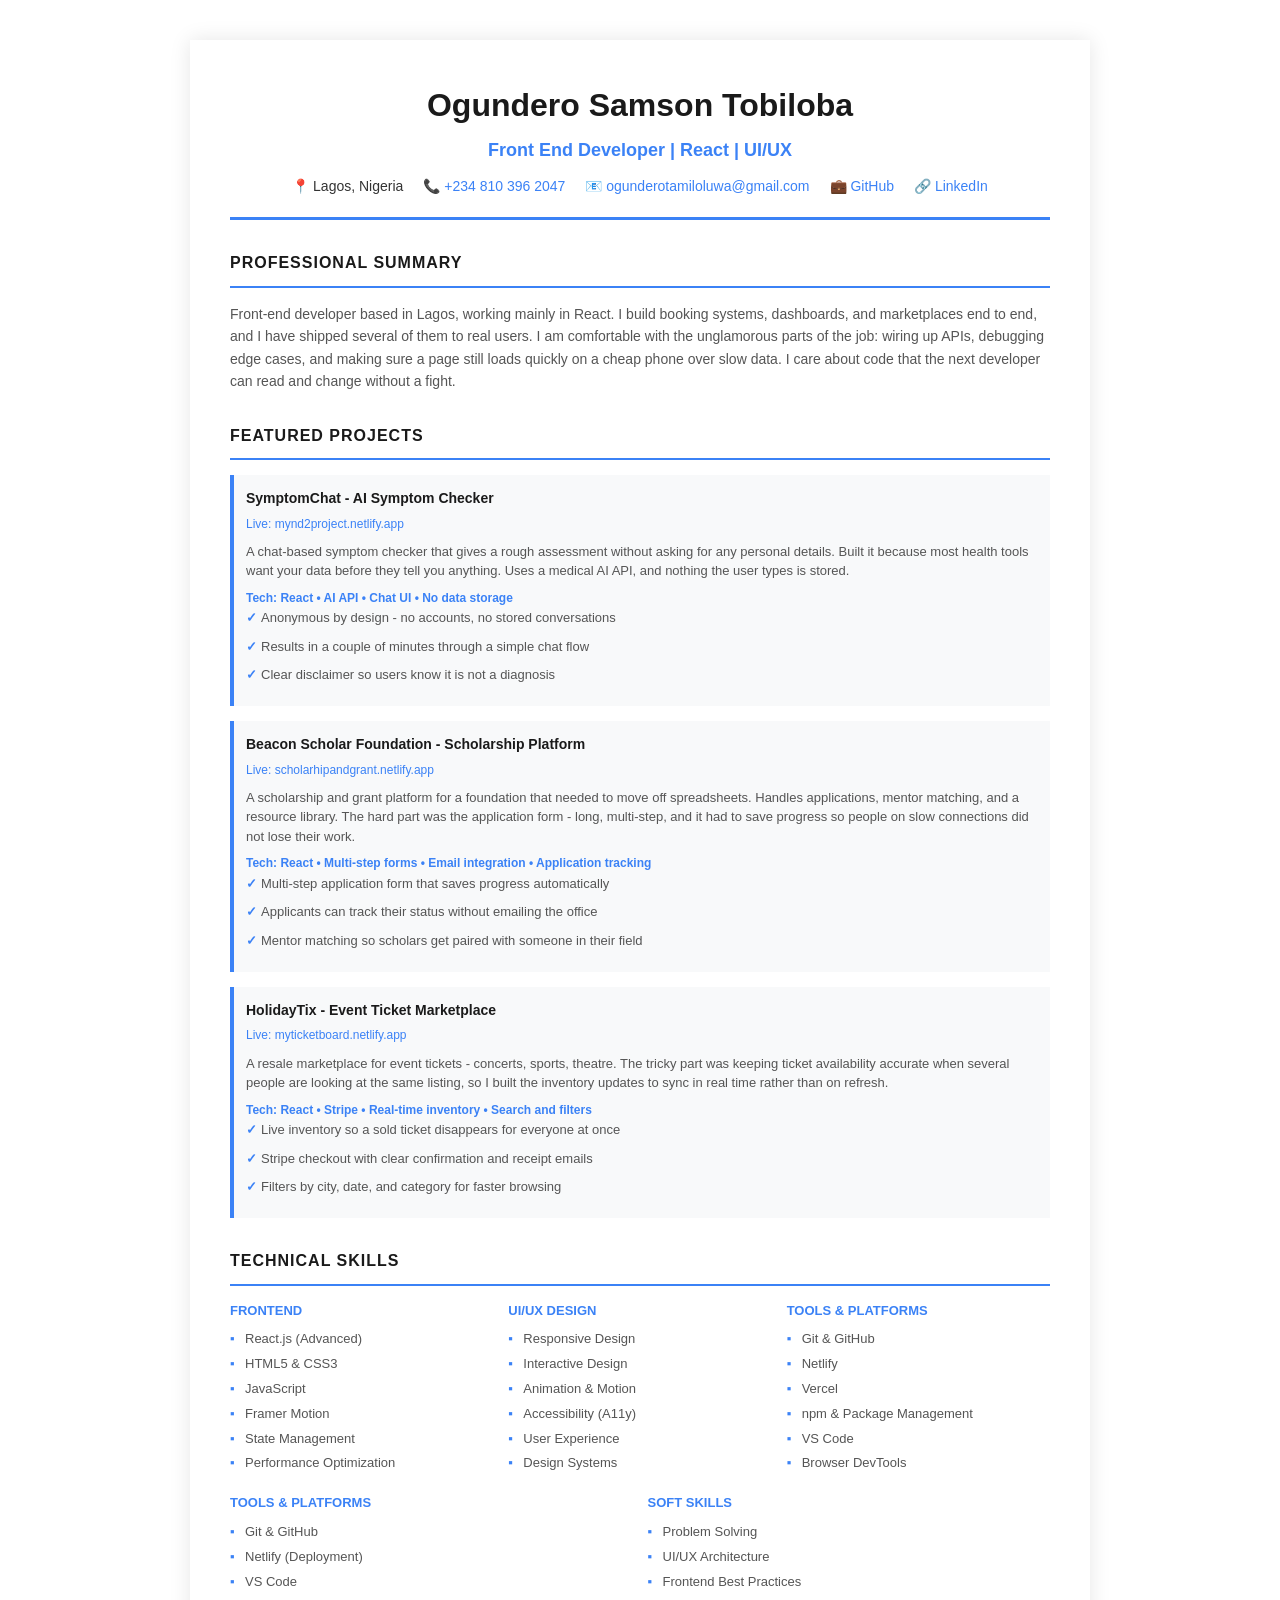
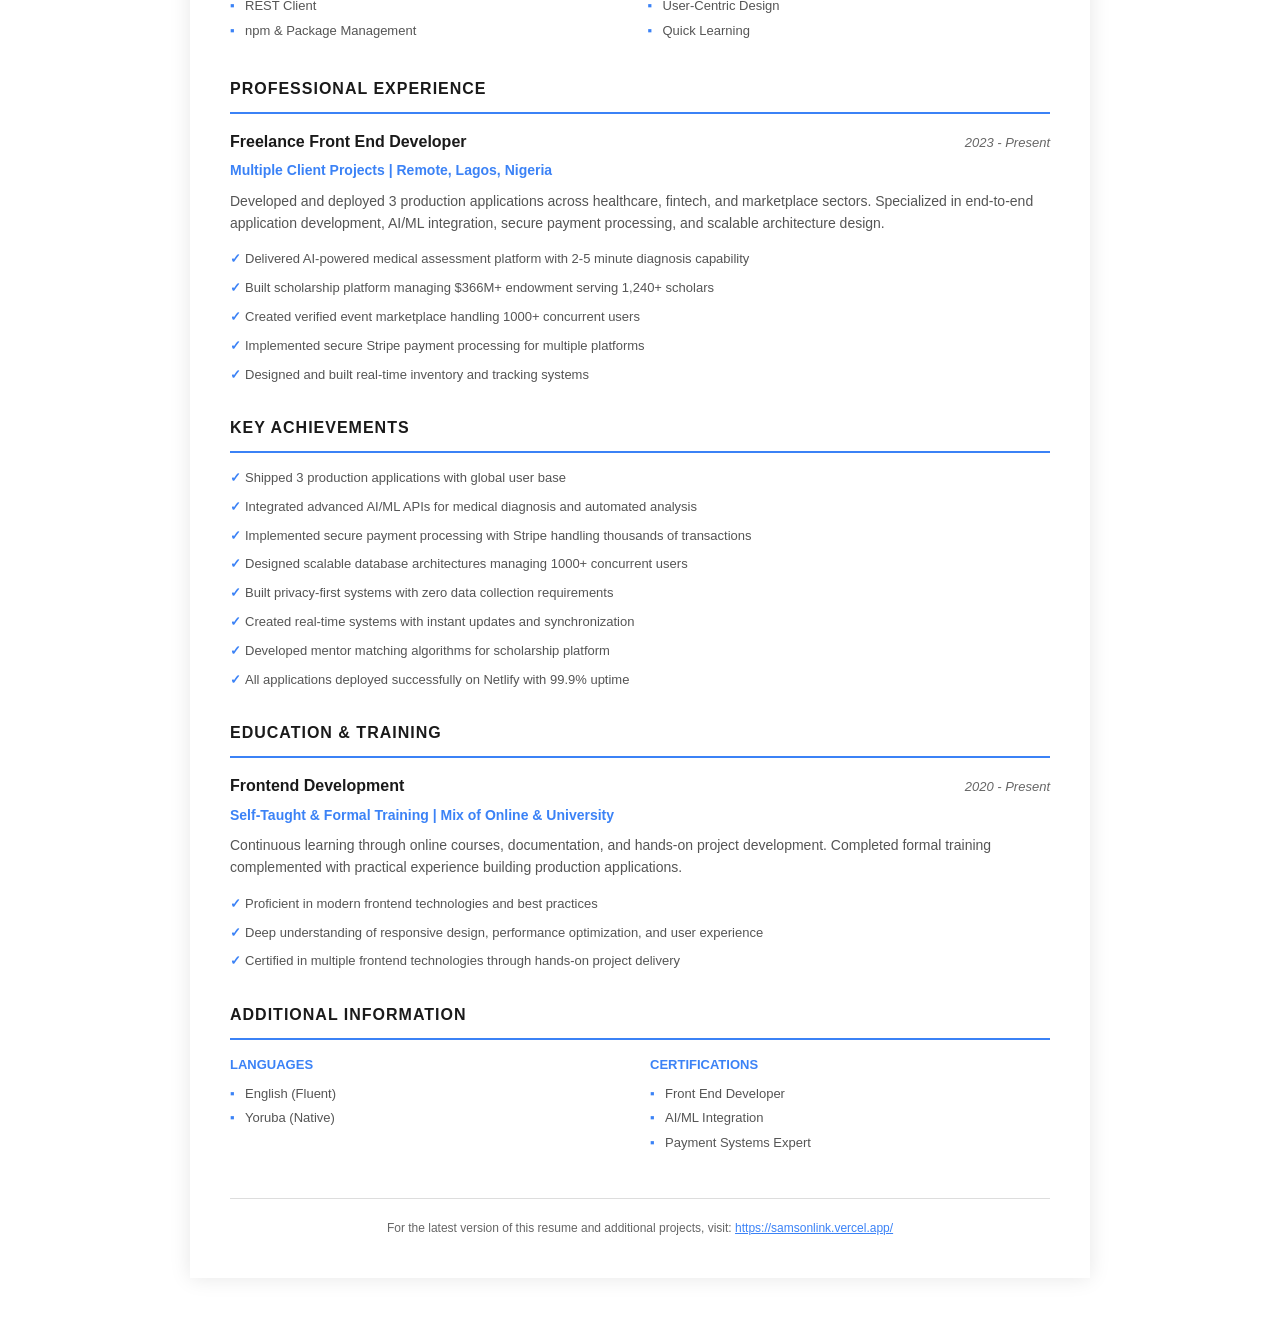
<file: public/Samson_Ogundero_Resume.html>
<!DOCTYPE html>
<html lang="en">
<head>
    <meta charset="UTF-8">
    <meta name="viewport" content="width=device-width, initial-scale=1.0">
    <title>Ogundero Samson Tobiloba - Resume</title>
    <style>
        * {
            margin: 0;
            padding: 0;
            box-sizing: border-box;
        }
        
        body {
            font-family: 'Segoe UI', Tahoma, Geneva, Verdana, sans-serif;
            line-height: 1.6;
            color: #333;
            background: white;
            padding: 40px 20px;
        }
        
        .container {
            max-width: 900px;
            margin: 0 auto;
            background: white;
            padding: 40px;
            box-shadow: 0 0 20px rgba(0,0,0,0.1);
        }
        
        .header {
            text-align: center;
            border-bottom: 3px solid #3b82f6;
            padding-bottom: 20px;
            margin-bottom: 30px;
        }
        
        .header h1 {
            font-size: 32px;
            color: #1a1a1a;
            margin-bottom: 5px;
        }
        
        .header .title {
            font-size: 18px;
            color: #3b82f6;
            font-weight: 600;
            margin-bottom: 10px;
        }
        
        .contact-info {
            display: flex;
            justify-content: center;
            gap: 20px;
            flex-wrap: wrap;
            font-size: 14px;
        }
        
        .contact-info a {
            color: #3b82f6;
            text-decoration: none;
        }
        
        .contact-info a:hover {
            text-decoration: underline;
        }
        
        .section {
            margin-bottom: 30px;
        }
        
        .section-title {
            font-size: 16px;
            font-weight: 700;
            color: #1a1a1a;
            text-transform: uppercase;
            border-bottom: 2px solid #3b82f6;
            padding-bottom: 10px;
            margin-bottom: 15px;
            letter-spacing: 1px;
        }
        
        .job-title {
            display: flex;
            justify-content: space-between;
            align-items: baseline;
            margin-bottom: 5px;
            flex-wrap: wrap;
        }
        
        .job-title h3 {
            font-size: 16px;
            color: #1a1a1a;
            margin: 0;
        }
        
        .job-title .date {
            font-size: 13px;
            color: #666;
            font-style: italic;
        }
        
        .company {
            font-size: 14px;
            color: #3b82f6;
            font-weight: 600;
            margin-bottom: 8px;
        }
        
        .description {
            font-size: 14px;
            color: #555;
            line-height: 1.6;
            margin-bottom: 15px;
        }
        
        .skills-grid {
            display: grid;
            grid-template-columns: 1fr 1fr 1fr;
            gap: 15px;
            margin-bottom: 15px;
        }
        
        .skill-column h4 {
            font-size: 13px;
            color: #3b82f6;
            font-weight: 700;
            margin-bottom: 8px;
            text-transform: uppercase;
        }
        
        .skill-list {
            list-style: none;
            font-size: 13px;
        }
        
        .skill-list li {
            color: #555;
            margin-bottom: 4px;
            padding-left: 15px;
            position: relative;
        }
        
        .skill-list li:before {
            content: "▪";
            color: #3b82f6;
            position: absolute;
            left: 0;
        }
        
        .project-item {
            margin-bottom: 15px;
            padding: 12px;
            background: #f8f9fa;
            border-left: 4px solid #3b82f6;
        }
        
        .project-item h4 {
            font-size: 14px;
            color: #1a1a1a;
            margin-bottom: 5px;
        }
        
        .project-link {
            font-size: 12px;
            color: #3b82f6;
            text-decoration: none;
            margin-bottom: 8px;
            display: block;
        }
        
        .project-link:hover {
            text-decoration: underline;
        }
        
        .project-description {
            font-size: 13px;
            color: #555;
            margin-bottom: 8px;
            line-height: 1.5;
        }
        
        .tech-stack {
            font-size: 12px;
            color: #3b82f6;
            font-weight: 600;
        }
        
        .achievement {
            font-size: 13px;
            color: #555;
            margin-bottom: 8px;
            padding-left: 15px;
            position: relative;
        }
        
        .achievement:before {
            content: "✓";
            color: #3b82f6;
            position: absolute;
            left: 0;
            font-weight: bold;
        }
        
        @media print {
            body {
                padding: 0;
            }
            .container {
                box-shadow: none;
                padding: 0;
            }
        }
        
        @media (max-width: 768px) {
            .skills-grid {
                grid-template-columns: 1fr;
            }
            
            .container {
                padding: 20px;
            }
        }
    </style>
</head>
<body>
    <div class="container">
        <!-- Header -->
        <div class="header">
            <h1>Ogundero Samson Tobiloba</h1>
            <div class="title">Front End Developer | React | UI/UX</div>
            <div class="contact-info">
                <span>📍 Lagos, Nigeria</span>
                <span>📞 <a href="tel:+2348103962047">+234 810 396 2047</a></span>
                <span>📧 <a href="mailto:ogunderotamiloluwa@gmail.com">ogunderotamiloluwa@gmail.com</a></span>
                <span>💼 <a href="https://github.com/Ogunderotamiloluwa" target="_blank">GitHub</a></span>
                <span>🔗 <a href="https://www.linkedin.com/in/samson-ogundero-6948b13b2" target="_blank">LinkedIn</a></span>
            </div>
        </div>

        <!-- Professional Summary -->
        <div class="section">
            <div class="section-title">Professional Summary</div>
            <p class="description">
                Front-end developer based in Lagos, working mainly in React. I build booking systems, dashboards, and marketplaces end to end, and I have shipped several of them to real users. I am comfortable with the unglamorous parts of the job: wiring up APIs, debugging edge cases, and making sure a page still loads quickly on a cheap phone over slow data. I care about code that the next developer can read and change without a fight.
            </p>
        </div>

        <!-- Featured Projects -->
        <div class="section">
            <div class="section-title">Featured Projects</div>
            
            <div class="project-item">
                <h4>SymptomChat - AI Symptom Checker</h4>
                <a href="https://mynd2project.netlify.app" class="project-link">Live: mynd2project.netlify.app</a>
                <p class="project-description">
                    A chat-based symptom checker that gives a rough assessment without asking for any personal details. Built it because most health tools want your data before they tell you anything. Uses a medical AI API, and nothing the user types is stored.
                </p>
                <p class="tech-stack">Tech: React • AI API • Chat UI • No data storage</p>
                <div class="achievement">Anonymous by design - no accounts, no stored conversations</div>
                <div class="achievement">Results in a couple of minutes through a simple chat flow</div>
                <div class="achievement">Clear disclaimer so users know it is not a diagnosis</div>
            </div>

            <div class="project-item">
                <h4>Beacon Scholar Foundation - Scholarship Platform</h4>
                <a href="https://scholarhipandgrant.netlify.app" class="project-link">Live: scholarhipandgrant.netlify.app</a>
                <p class="project-description">
                    A scholarship and grant platform for a foundation that needed to move off spreadsheets. Handles applications, mentor matching, and a resource library. The hard part was the application form - long, multi-step, and it had to save progress so people on slow connections did not lose their work.
                </p>
                <p class="tech-stack">Tech: React • Multi-step forms • Email integration • Application tracking</p>
                <div class="achievement">Multi-step application form that saves progress automatically</div>
                <div class="achievement">Applicants can track their status without emailing the office</div>
                <div class="achievement">Mentor matching so scholars get paired with someone in their field</div>
            </div>

            <div class="project-item">
                <h4>HolidayTix - Event Ticket Marketplace</h4>
                <a href="https://myticketboard.netlify.app" class="project-link">Live: myticketboard.netlify.app</a>
                <p class="project-description">
                    A resale marketplace for event tickets - concerts, sports, theatre. The tricky part was keeping ticket availability accurate when several people are looking at the same listing, so I built the inventory updates to sync in real time rather than on refresh.
                </p>
                <p class="tech-stack">Tech: React • Stripe • Real-time inventory • Search and filters</p>
                <div class="achievement">Live inventory so a sold ticket disappears for everyone at once</div>
                <div class="achievement">Stripe checkout with clear confirmation and receipt emails</div>
                <div class="achievement">Filters by city, date, and category for faster browsing</div>
            </div>
        </div>

        <!-- Technical Skills -->
        <div class="section">
            <div class="section-title">Technical Skills</div>
            <div class="skills-grid">
                <div class="skill-column">
                    <h4>Frontend</h4>
                    <ul class="skill-list">
                        <li>React.js (Advanced)</li>
                        <li>HTML5 & CSS3</li>
                        <li>JavaScript</li>
                        <li>Framer Motion</li>
                        <li>State Management</li>
                        <li>Performance Optimization</li>
                    </ul>
                </div>
                <div class="skill-column">
                    <h4>UI/UX Design</h4>
                    <ul class="skill-list">
                        <li>Responsive Design</li>
                        <li>Interactive Design</li>
                        <li>Animation & Motion</li>
                        <li>Accessibility (A11y)</li>
                        <li>User Experience</li>
                        <li>Design Systems</li>
                    </ul>
                </div>
                <div class="skill-column">
                    <h4>Tools & Platforms</h4>
                    <ul class="skill-list">
                        <li>Git & GitHub</li>
                        <li>Netlify</li>
                        <li>Vercel</li>
                        <li>npm & Package Management</li>
                        <li>VS Code</li>
                        <li>Browser DevTools</li>
                    </ul>
                </div>
            </div>

            <div style="display: grid; grid-template-columns: 1fr 1fr; gap: 15px;">
                <div class="skill-column">
                    <h4>Tools & Platforms</h4>
                    <ul class="skill-list">
                        <li>Git & GitHub</li>
                        <li>Netlify (Deployment)</li>
                        <li>VS Code</li>
                        <li>REST Client</li>
                        <li>npm & Package Management</li>
                    </ul>
                </div>
                <div class="skill-column">
                    <h4>Soft Skills</h4>
                    <ul class="skill-list">
                        <li>Problem Solving</li>
                        <li>UI/UX Architecture</li>
                        <li>Frontend Best Practices</li>
                        <li>User-Centric Design</li>
                        <li>Quick Learning</li>
                    </ul>
                </div>
            </div>
        </div>

        <!-- Experience -->
        <div class="section">
            <div class="section-title">Professional Experience</div>
            
            <div class="job-title">
                <h3>Freelance Front End Developer</h3>
                <span class="date">2023 - Present</span>
            </div>
            <div class="company">Multiple Client Projects | Remote, Lagos, Nigeria</div>
            <p class="description">
                Developed and deployed 3 production applications across healthcare, fintech, and marketplace sectors. Specialized in end-to-end application development, AI/ML integration, secure payment processing, and scalable architecture design.
            </p>
            <div class="achievement">Delivered AI-powered medical assessment platform with 2-5 minute diagnosis capability</div>
            <div class="achievement">Built scholarship platform managing $366M+ endowment serving 1,240+ scholars</div>
            <div class="achievement">Created verified event marketplace handling 1000+ concurrent users</div>
            <div class="achievement">Implemented secure Stripe payment processing for multiple platforms</div>
            <div class="achievement">Designed and built real-time inventory and tracking systems</div>
        </div>

        <!-- Key Achievements -->
        <div class="section">
            <div class="section-title">Key Achievements</div>
            <div class="achievement">Shipped 3 production applications with global user base</div>
            <div class="achievement">Integrated advanced AI/ML APIs for medical diagnosis and automated analysis</div>
            <div class="achievement">Implemented secure payment processing with Stripe handling thousands of transactions</div>
            <div class="achievement">Designed scalable database architectures managing 1000+ concurrent users</div>
            <div class="achievement">Built privacy-first systems with zero data collection requirements</div>
            <div class="achievement">Created real-time systems with instant updates and synchronization</div>
            <div class="achievement">Developed mentor matching algorithms for scholarship platform</div>
            <div class="achievement">All applications deployed successfully on Netlify with 99.9% uptime</div>
        </div>

        <!-- Education -->
        <div class="section">
            <div class="section-title">Education & Training</div>
            <div class="job-title">
                <h3>Frontend Development</h3>
                <span class="date">2020 - Present</span>
            </div>
            <div class="company">Self-Taught & Formal Training | Mix of Online & University</div>
            <p class="description">
                Continuous learning through online courses, documentation, and hands-on project development. Completed formal training complemented with practical experience building production applications.
            </p>
            <div class="achievement">Proficient in modern frontend technologies and best practices</div>
            <div class="achievement">Deep understanding of responsive design, performance optimization, and user experience</div>
            <div class="achievement">Certified in multiple frontend technologies through hands-on project delivery</div>
        </div>

        <!-- Additional Information -->
        <div class="section">
            <div class="section-title">Additional Information</div>
            <div style="display: grid; grid-template-columns: 1fr 1fr; gap: 20px;">
                <div>
                    <h4 style="color: #3b82f6; font-size: 13px; text-transform: uppercase; margin-bottom: 8px;">Languages</h4>
                    <ul class="skill-list">
                        <li>English (Fluent)</li>
                        <li>Yoruba (Native)</li>
                    </ul>
                </div>
                <div>
                    <h4 style="color: #3b82f6; font-size: 13px; text-transform: uppercase; margin-bottom: 8px;">Certifications</h4>
                    <ul class="skill-list">
                        <li>Front End Developer</li>
                        <li>AI/ML Integration</li>
                        <li>Payment Systems Expert</li>
                    </ul>
                </div>
            </div>
        </div>

        <!-- Footer -->
        <div style="text-align: center; margin-top: 40px; padding-top: 20px; border-top: 1px solid #ddd; font-size: 12px; color: #666;">
            <p>For the latest version of this resume and additional projects, visit: <a href="https://samsonlink.vercel.app/" style="color: #3b82f6;">https://samsonlink.vercel.app/</a></p>
        </div>
    </div>
</body>
</html>
</file>
